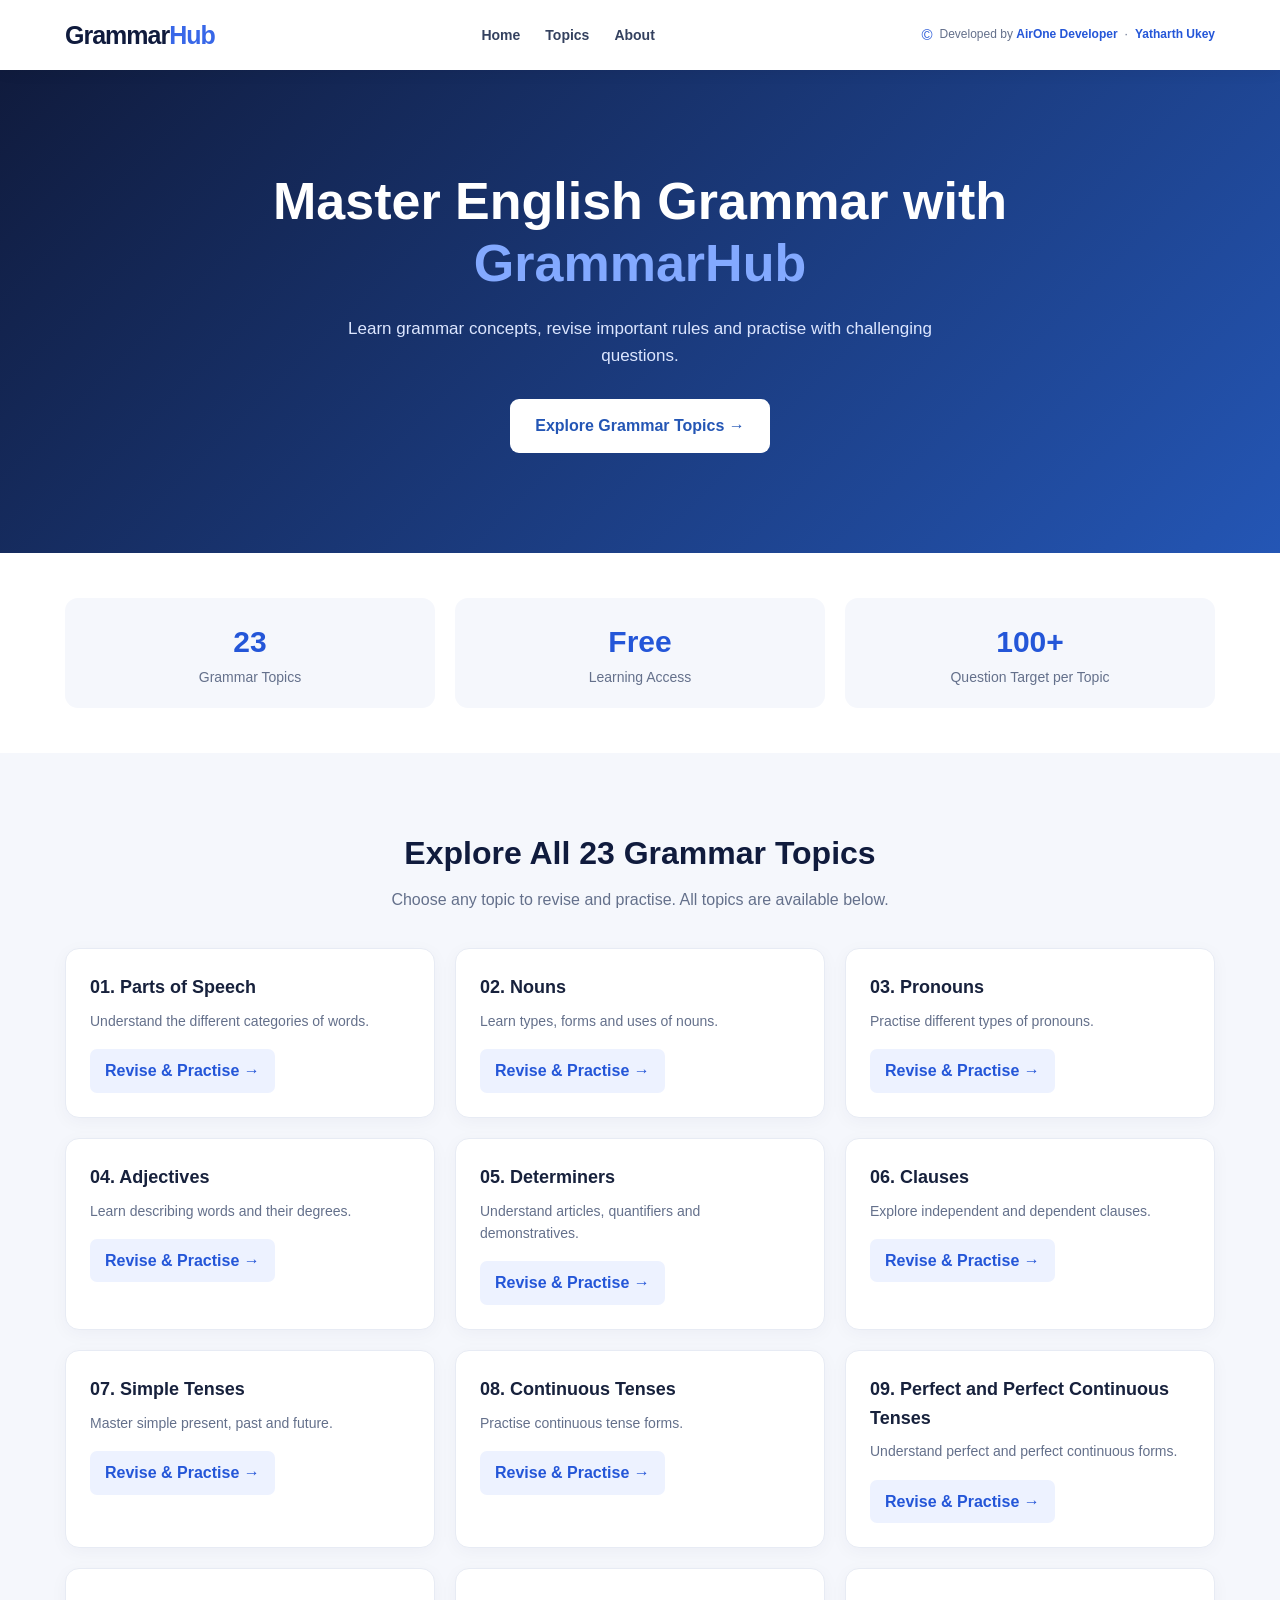
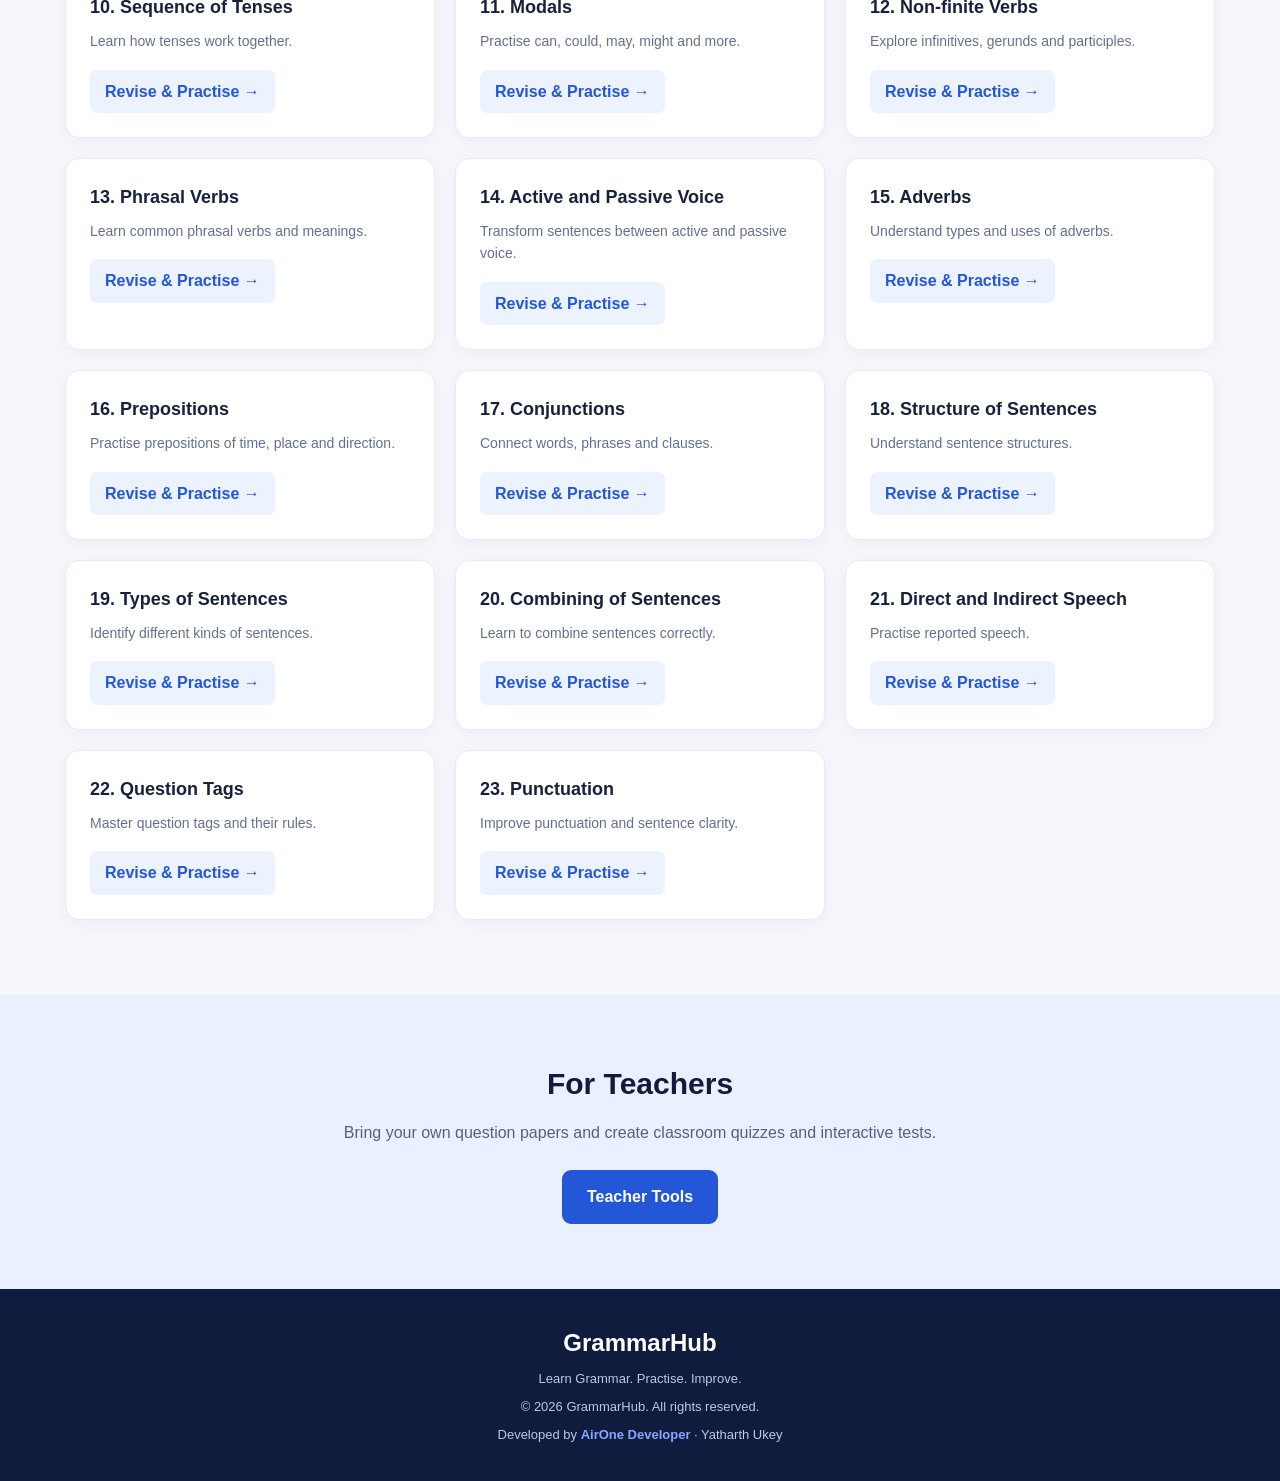
<file: index.html>
<!DOCTYPE html>
<html lang="en">
<head>
    <meta charset="UTF-8">
    <meta name="viewport" content="width=device-width, initial-scale=1.0">
    <meta name="theme-color" content="#101b3d">

    <meta name="description" content="GrammarHub - Free English Grammar Practice and Revision for students.">
    <meta name="author" content="AirOne Developer - Yatharth Ukey">

    <title>GrammarHub | English Grammar Practice</title>

    <link rel="stylesheet" href="css/style.css">

    <style>
        .developer-credit {
            display: flex;
            align-items: center;
            gap: 7px;
            font-size: 12px;
            color: #64708b;
            white-space: nowrap;
        }

        .developer-credit strong {
            color: #2456d8;
            font-weight: 700;
        }

        .developer-credit .credit-symbol {
            color: #2456d8;
            font-size: 15px;
        }

        .navbar .container {
            display: flex;
            align-items: center;
            justify-content: space-between;
            gap: 15px;
            flex-wrap: wrap;
        }

        @media(max-width: 600px) {
            .developer-credit {
                width: 100%;
                justify-content: center;
                padding-bottom: 10px;
                font-size: 11px;
            }
        }
    </style>
</head>

<body>

    <!-- NAVIGATION BAR -->

    <header class="navbar">
        <div class="container">

            <a href="index.html" class="logo">
                Grammar<span>Hub</span>
            </a>

            <nav>
                <a href="index.html">Home</a>
                <a href="#topics">Topics</a>
                <a href="#about">About</a>
            </nav>

            <div class="developer-credit">
                <span class="credit-symbol">©</span>
                <span>Developed by <strong>AirOne Developer</strong></span>
                <span>·</span>
                <strong>Yatharth Ukey</strong>
            </div>

        </div>
    </header>


    <!-- HERO SECTION -->

    <section class="hero">
        <div class="container">

            <h1>
                Master English Grammar with
                <span>GrammarHub</span>
            </h1>

            <p>
                Learn grammar concepts, revise important rules
                and practise with challenging questions.
            </p>

            <a href="#topics" class="primary-button">
                Explore Grammar Topics →
            </a>

        </div>
    </section>


    <!-- STATS SECTION -->

    <section class="stats">
        <div class="container">

            <div class="stats-grid">

                <div class="stat-card">
                    <h2>23</h2>
                    <p>Grammar Topics</p>
                </div>

                <div class="stat-card">
                    <h2>Free</h2>
                    <p>Learning Access</p>
                </div>

                <div class="stat-card">
                    <h2>100+</h2>
                    <p>Question Target per Topic</p>
                </div>

            </div>

        </div>
    </section>


    <!-- ALL 23 TOPICS -->

    <section class="topics-section" id="topics">

        <div class="container">

            <div class="section-heading">
                <h2>Explore All 23 Grammar Topics</h2>
                <p>
                    Choose any topic to revise and practise.
                    All topics are available below.
                </p>
            </div>

            <div class="topics-grid" id="topicGrid">
                <!-- All 23 topics loaded through app.js -->
            </div>

        </div>

    </section>


    <!-- TEACHER SECTION -->

    <section class="teacher-section" id="about">

        <div class="container">

            <h2>For Teachers</h2>

            <p>
                Bring your own question papers and create
                classroom quizzes and interactive tests.
            </p>

            <button id="teacherButton" class="primary-button">
                Teacher Tools
            </button>

        </div>

    </section>


    <!-- FOOTER -->

    <footer class="footer">

        <div class="container">

            <h3>GrammarHub</h3>

            <p>
                Learn Grammar. Practise. Improve.
            </p>

            <p class="footer-credit">
                © 2026 GrammarHub. All rights reserved.
            </p>

            <p class="footer-credit">
                Developed by <strong>AirOne Developer</strong>
                · Yatharth Ukey
            </p>

        </div>

    </footer>


    <!-- JAVASCRIPT -->

    <script src="js/app.js"></script>

</body>
</html>
</file>
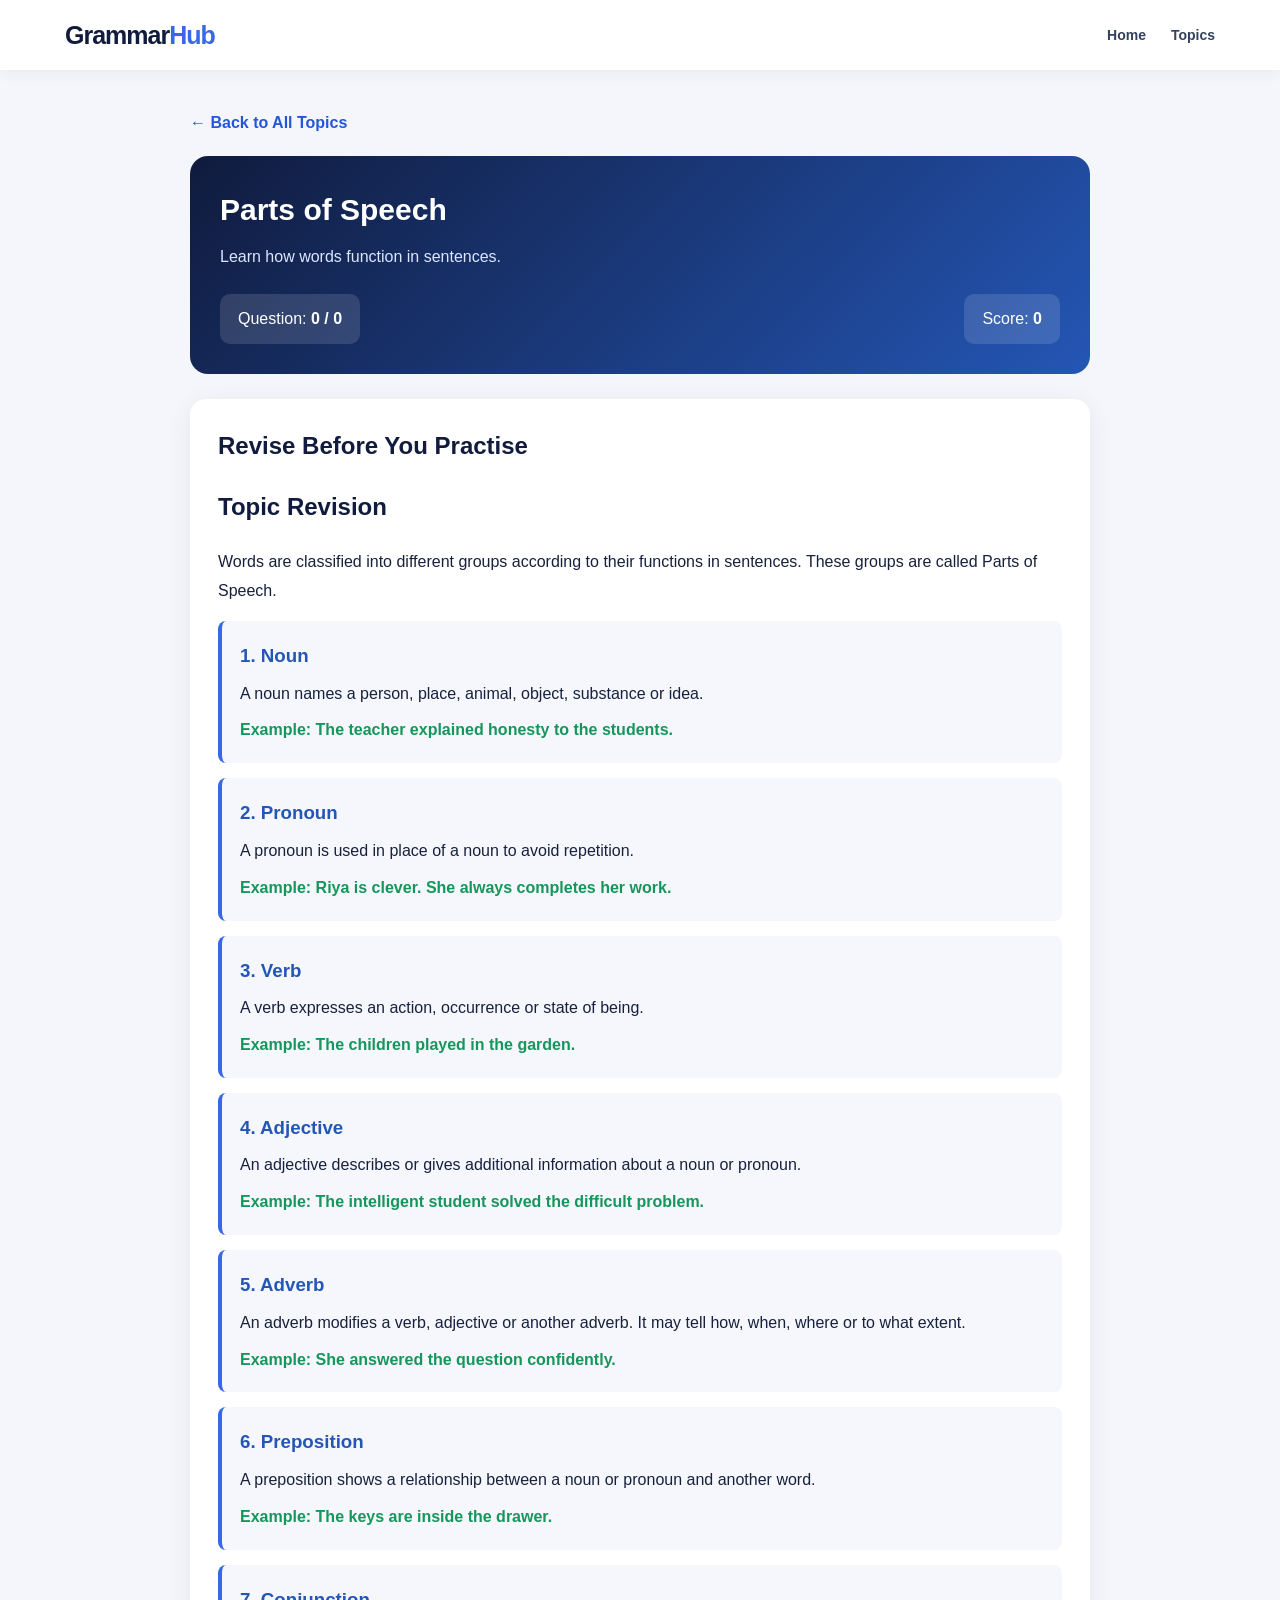
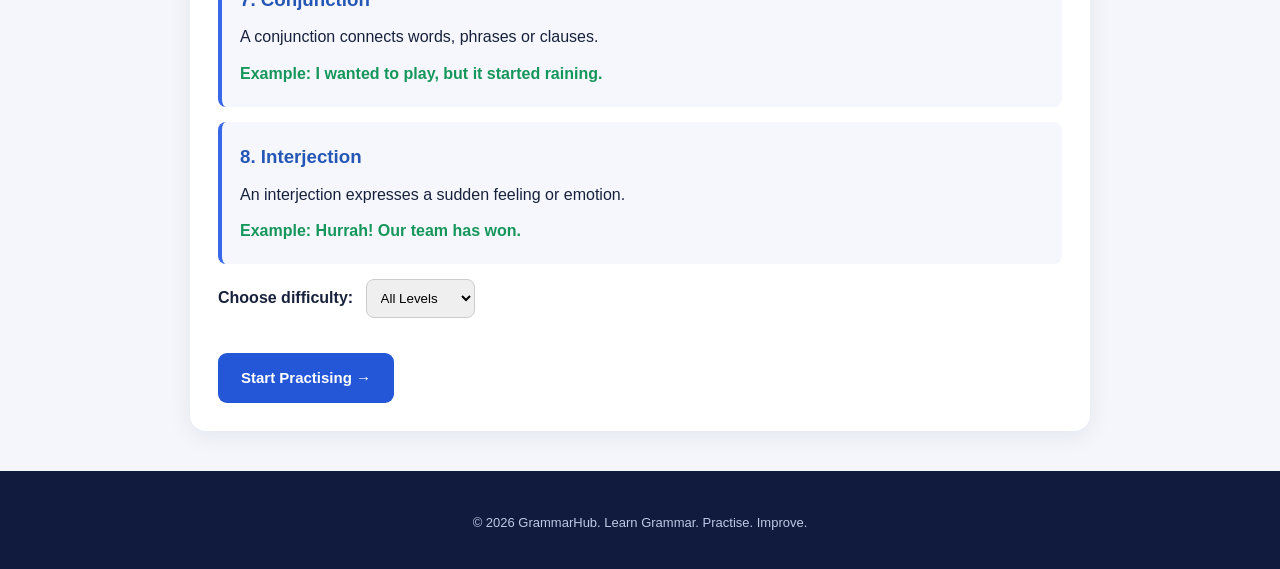
<file: practice.html>
<!DOCTYPE html>
<html lang="en">
<head>
    <meta charset="UTF-8">
    <meta name="viewport" content="width=device-width, initial-scale=1.0">
    <meta name="theme-color" content="#101b3d">

    <title>Grammar Practice | GrammarHub</title>

    <link rel="stylesheet" href="css/style.css">

    <style>
        body {
            background: #f4f6fb;
            color: #17213c;
        }

        .practice-container {
            width: min(900px, 92%);
            margin: 40px auto;
        }

        .practice-header {
            background: linear-gradient(135deg, #101b3d, #2456b5);
            color: white;
            padding: 30px;
            border-radius: 18px;
            margin-bottom: 25px;
        }

        .practice-header h1 {
            margin: 0 0 10px;
            font-size: 30px;
        }

        .practice-header p {
            margin: 0;
            color: #dce6ff;
        }

        .practice-stats {
            display: flex;
            justify-content: space-between;
            gap: 15px;
            margin-top: 25px;
            flex-wrap: wrap;
        }

        .stat {
            background: rgba(255,255,255,.13);
            padding: 12px 18px;
            border-radius: 10px;
        }

        .practice-card {
            background: white;
            padding: 28px;
            border-radius: 16px;
            box-shadow: 0 5px 25px rgba(20,35,70,.07);
            margin-bottom: 22px;
        }

        .progress-track {
            width: 100%;
            height: 9px;
            background: #e7ebf4;
            border-radius: 20px;
            overflow: hidden;
            margin: 18px 0;
        }

        .progress-fill {
            height: 100%;
            width: 0%;
            background: #3867e8;
            transition: width .3s ease;
        }

        .question-meta {
            display: flex;
            justify-content: space-between;
            gap: 10px;
            color: #64708b;
            font-size: 14px;
            flex-wrap: wrap;
        }

        #questionText {
            font-size: 21px;
            line-height: 1.6;
            margin: 25px 0;
        }

        .answer-options {
            display: grid;
            gap: 12px;
        }

        .answer-options button {
            text-align: left;
            padding: 15px 18px;
            border: 1px solid #dce2ef;
            background: white;
            border-radius: 10px;
            cursor: pointer;
            font-size: 16px;
            color: #17213c;
            transition: .2s;
        }

        .answer-options button:hover {
            border-color: #3867e8;
            background: #f3f6ff;
        }

        .answer-options button.selected {
            border: 2px solid #3867e8;
            background: #edf2ff;
        }

        .answer-options button.correct {
            border-color: #15965a;
            background: #e9f9f0;
        }

        .answer-options button.wrong {
            border-color: #dc4545;
            background: #fff0f0;
        }

        .practice-actions {
            display: flex;
            gap: 12px;
            margin-top: 25px;
            flex-wrap: wrap;
        }

        .practice-button {
            border: none;
            background: #2456d8;
            color: white;
            padding: 13px 23px;
            border-radius: 9px;
            cursor: pointer;
            font-size: 15px;
            font-weight: 600;
        }

        .practice-button:hover {
            background: #173fae;
        }

        .secondary-button {
            background: #e9edf6;
            color: #17213c;
        }

        .secondary-button:hover {
            background: #dce3f2;
        }

        .feedback {
            margin-top: 20px;
            padding: 16px;
            border-radius: 10px;
            display: none;
            line-height: 1.6;
        }

        .feedback.correct {
            display: block;
            background: #e9f9f0;
            color: #116b40;
        }

        .feedback.wrong {
            display: block;
            background: #fff0f0;
            color: #a52e2e;
        }

        #resultCard {
            display: none;
            text-align: center;
        }

        #resultCard.show {
            display: block;
        }

        .result-score {
            font-size: 48px;
            color: #2456d8;
            font-weight: 800;
            margin: 20px 0;
        }

        .back-link {
            display: inline-block;
            margin-bottom: 20px;
            color: #2456d8;
            text-decoration: none;
            font-weight: 600;
        }

        .back-link:hover {
            text-decoration: underline;
        }

        @media(max-width: 600px) {
            .practice-header {
                padding: 23px;
            }

            .practice-header h1 {
                font-size: 25px;
            }

            .practice-card {
                padding: 20px;
            }

            #questionText {
                font-size: 18px;
            }

            .practice-button {
                width: 100%;
            }
        }
    </style>
</head>

<body>

    <header class="navbar">
        <div class="container">
            <a href="index.html" class="logo">Grammar<span>Hub</span></a>

            <nav>
                <a href="index.html">Home</a>
                <a href="index.html#topics">Topics</a>
            </nav>
        </div>
    </header>

    <main class="practice-container">

        <a href="index.html" class="back-link">
            ← Back to All Topics
        </a>

        <section class="practice-header">
            <h1 id="topicTitle">Grammar Practice</h1>

            <p id="topicDescription">
                Revise the topic and test your grammar knowledge.
            </p>

            <div class="practice-stats">
                <div class="stat">
                    Question: <strong id="questionNumber">0 / 0</strong>
                </div>

                <div class="stat">
                    Score: <strong id="scoreDisplay">0</strong>
                </div>
            </div>
        </section>

        <!-- REVISION SECTION -->

        <section id="lessonSection" class="practice-card">
            <h2>Revise Before You Practise</h2>

            <div id="lessonContent">
                Loading revision notes...
            </div>

            <button
                class="practice-button"
                id="startPractice"
                type="button">
                Start Practising →
            </button>
        </section>

        <!-- QUESTION SECTION -->

        <section id="questionCard" class="practice-card">

            <div class="question-meta">
                <span id="questionNumberLabel">Question 1</span>
                <span id="difficultyLabel">Practice</span>
            </div>

            <div class="progress-track">
                <div id="progressFill" class="progress-fill"></div>
            </div>

            <h2 id="questionText">
                Your question will appear here.
            </h2>

            <div id="answerOptions" class="answer-options">
                <!-- Options are added by JavaScript -->
            </div>

            <div id="feedback" class="feedback"></div>

            <div class="practice-actions">

                <button
                    id="checkButton"
                    class="practice-button"
                    type="button">
                    Check Answer
                </button>

                <button
                    id="nextButton"
                    class="practice-button"
                    type="button"
                    style="display:none;">
                    Next Question →
                </button>

            </div>

        </section>

        <!-- RESULT SECTION -->

        <section id="resultCard" class="practice-card">

            <h2>Practice Completed!</h2>

            <p>Your final score is:</p>

            <div class="result-score" id="finalScore">
                0
            </div>

            <h3 id="resultMessage">
                Good effort!
            </h3>

            <p>
                Keep practising to improve your grammar skills.
            </p>

            <div class="practice-actions"
                 style="justify-content:center;">

                <button
                    class="practice-button"
                    onclick="location.reload()"
                    type="button">
                    Practise Again
                </button>

                <a href="index.html"
                   class="practice-button secondary-button"
                   style="text-decoration:none;">
                    Explore Topics
                </a>

            </div>

        </section>

    </main>

    <footer class="footer">
        <div class="container">
            <p>© 2026 GrammarHub. Learn Grammar. Practise. Improve.</p>
        </div>
    </footer>

    <!-- KEEP THESE SCRIPT FILES IN THIS ORDER -->

    <script src="js/lessons.js"></script>
    <script src="js/practice.js"></script>

</body>
</html>
</file>
<file: css/style.css>
/* =========================================
   GRAMMARHUB
   Developed by AirOne Developer
   Developer: Yatharth Ukey
========================================= */

/* RESET */

* {
    margin: 0;
    padding: 0;
    box-sizing: border-box;
}

html {
    scroll-behavior: smooth;
}

body {
    font-family: Arial, Helvetica, sans-serif;
    background: #f5f7fc;
    color: #17213c;
    line-height: 1.6;
}

a {
    text-decoration: none;
    color: inherit;
}

button,
input {
    font: inherit;
}

button {
    cursor: pointer;
}

/* COMMON CONTAINER */

.container {
    width: min(1150px, 92%);
    margin: auto;
}

/* =========================================
   NAVIGATION BAR
========================================= */

.navbar {
    background: #ffffff;
    padding: 15px 0;
    box-shadow: 0 2px 15px rgba(0, 0, 0, 0.06);
    position: sticky;
    top: 0;
    z-index: 1000;
}

.navbar .container {
    display: flex;
    align-items: center;
    justify-content: space-between;
    gap: 15px;
    flex-wrap: wrap;
}

.logo {
    font-size: 25px;
    font-weight: 800;
    color: #101b3d;
    letter-spacing: -1px;
}

.logo span {
    color: #3867e8;
}

.navbar nav {
    display: flex;
    align-items: center;
    gap: 25px;
}

.navbar nav a {
    color: #34415f;
    font-size: 14px;
    font-weight: 600;
    transition: 0.2s;
}

.navbar nav a:hover {
    color: #3867e8;
}

/* DEVELOPER CREDIT */

.developer-credit {
    display: flex;
    align-items: center;
    gap: 7px;
    color: #64708b;
    font-size: 12px;
    white-space: nowrap;
}

.developer-credit strong {
    color: #2456d8;
    font-weight: 700;
}

.credit-symbol {
    color: #2456d8;
    font-size: 15px;
}

/* =========================================
   HERO SECTION
========================================= */

.hero {
    background: linear-gradient(135deg, #101b3d, #2456b5);
    color: white;
    padding: 100px 0;
    text-align: center;
}

.hero h1 {
    font-size: clamp(32px, 5vw, 52px);
    line-height: 1.2;
    max-width: 850px;
    margin: 0 auto 20px;
    font-weight: 800;
}

.hero h1 span {
    color: #83a9ff;
}

.hero p {
    max-width: 650px;
    margin: 0 auto 30px;
    font-size: 17px;
    color: #dce6ff;
}

/* BUTTONS */

.primary-button {
    display: inline-block;
    background: #ffffff;
    color: #2456b5;
    border: none;
    padding: 14px 25px;
    border-radius: 9px;
    font-weight: 700;
    transition: 0.25s;
}

.primary-button:hover {
    background: #e9efff;
    transform: translateY(-2px);
}

/* =========================================
   STATS SECTION
========================================= */

.stats {
    padding: 45px 0;
    background: white;
}

.stats-grid {
    display: grid;
    grid-template-columns: repeat(3, 1fr);
    gap: 20px;
}

.stat-card {
    text-align: center;
    padding: 20px;
    background: #f5f7fc;
    border-radius: 13px;
}

.stat-card h2 {
    font-size: 30px;
    color: #2456d8;
}

.stat-card p {
    color: #64708b;
    font-size: 14px;
}

/* =========================================
   ALL GRAMMAR TOPICS
========================================= */

.topics-section {
    padding: 75px 0;
}

.section-heading {
    text-align: center;
    margin-bottom: 35px;
}

.section-heading h2 {
    font-size: 32px;
    color: #101b3d;
    margin-bottom: 8px;
}

.section-heading p {
    color: #64708b;
}

/* TOPIC GRID */

.topics-grid {
    display: grid;
    grid-template-columns: repeat(3, minmax(0, 1fr));
    gap: 20px;
}

/* TOPIC CARD */

.topic-card {
    background: white;
    padding: 24px;
    border-radius: 14px;
    border: 1px solid #e7ebf4;
    box-shadow: 0 4px 18px rgba(20, 35, 70, 0.04);
    transition: 0.25s;
    cursor: pointer;
}

.topic-card:hover {
    transform: translateY(-5px);
    border-color: #b6c8ff;
    box-shadow: 0 10px 25px rgba(20, 35, 70, 0.09);
}

.topic-card h3 {
    font-size: 18px;
    color: #17213c;
    margin-bottom: 8px;
}

.topic-card p {
    font-size: 14px;
    color: #64708b;
}

.topic-card button {
    margin-top: 17px;
    border: none;
    background: #edf2ff;
    color: #2456d8;
    padding: 9px 15px;
    border-radius: 7px;
    font-weight: 700;
}

.topic-card button:hover {
    background: #dce6ff;
}

/* =========================================
   TEACHER SECTION
========================================= */

.teacher-section {
    padding: 65px 0;
    text-align: center;
    background: #eaf0ff;
}

.teacher-section h2 {
    font-size: 30px;
    color: #101b3d;
    margin-bottom: 12px;
}

.teacher-section p {
    color: #52617f;
    max-width: 600px;
    margin: 0 auto 25px;
}

.teacher-section .primary-button {
    background: #2456d8;
    color: white;
}

.teacher-section .primary-button:hover {
    background: #173fae;
}

/* =========================================
   FOOTER
========================================= */

.footer {
    background: #101b3d;
    color: white;
    text-align: center;
    padding: 35px 0;
}

.footer h3 {
    font-size: 24px;
    margin-bottom: 5px;
}

.footer p {
    color: #bdc9e5;
    font-size: 13px;
    margin-top: 7px;
}

.footer-credit strong {
    color: #83a9ff;
}

/* =========================================
   PRACTICE PAGE
========================================= */

.practice-container {
    width: min(900px, 92%);
    margin: 40px auto;
}

.practice-header {
    background: linear-gradient(135deg, #101b3d, #2456b5);
    color: white;
    padding: 30px;
    border-radius: 18px;
    margin-bottom: 25px;
}

.practice-header h1 {
    font-size: 30px;
    margin-bottom: 10px;
}

.practice-header p {
    color: #dce6ff;
}

.practice-stats {
    display: flex;
    justify-content: space-between;
    gap: 15px;
    margin-top: 25px;
    flex-wrap: wrap;
}

.stat {
    background: rgba(255, 255, 255, 0.13);
    padding: 12px 18px;
    border-radius: 10px;
}

.practice-card {
    background: white;
    padding: 28px;
    border-radius: 16px;
    box-shadow: 0 5px 25px rgba(20, 35, 70, 0.07);
    margin-bottom: 22px;
}

.back-link {
    display: inline-block;
    margin-bottom: 20px;
    color: #2456d8;
    font-weight: 600;
}

.back-link:hover {
    text-decoration: underline;
}

/* PROGRESS BAR */

.progress-track {
    width: 100%;
    height: 9px;
    background: #e7ebf4;
    border-radius: 20px;
    overflow: hidden;
    margin: 18px 0;
}

.progress-fill {
    height: 100%;
    width: 0%;
    background: #3867e8;
    transition: width 0.3s ease;
}

/* QUESTION */

.question-meta {
    display: flex;
    justify-content: space-between;
    gap: 10px;
    color: #64708b;
    font-size: 14px;
    flex-wrap: wrap;
}

#questionText {
    font-size: 21px;
    line-height: 1.6;
    margin: 25px 0;
}

/* ANSWER OPTIONS */

.answer-options {
    display: grid;
    gap: 12px;
}

.answer-options button {
    text-align: left;
    padding: 15px 18px;
    border: 1px solid #dce2ef;
    background: white;
    border-radius: 10px;
    cursor: pointer;
    font-size: 16px;
    color: #17213c;
    transition: 0.2s;
}

.answer-options button:hover {
    border-color: #3867e8;
    background: #f3f6ff;
}

.answer-options button.selected {
    border: 2px solid #3867e8;
    background: #edf2ff;
}

.answer-options button.correct {
    border-color: #15965a;
    background: #e9f9f0;
}

.answer-options button.wrong {
    border-color: #dc4545;
    background: #fff0f0;
}

/* PRACTICE BUTTONS */

.practice-actions {
    display: flex;
    gap: 12px;
    margin-top: 25px;
    flex-wrap: wrap;
}

.practice-button {
    border: none;
    background: #2456d8;
    color: white;
    padding: 13px 23px;
    border-radius: 9px;
    cursor: pointer;
    font-size: 15px;
    font-weight: 600;
    transition: 0.2s;
}

.practice-button:hover {
    background: #173fae;
    transform: translateY(-1px);
}

.secondary-button {
    background: #e9edf6;
    color: #17213c;
}

.secondary-button:hover {
    background: #dce3f2;
}

/* FEEDBACK */

.feedback {
    margin-top: 20px;
    padding: 16px;
    border-radius: 10px;
    display: none;
    line-height: 1.6;
}

.feedback.correct {
    display: block;
    background: #e9f9f0;
    color: #116b40;
}

.feedback.wrong {
    display: block;
    background: #fff0f0;
    color: #a52e2e;
}

/* RESULTS */

#resultCard {
    display: none;
    text-align: center;
}

#resultCard.show {
    display: block;
}

.result-score {
    font-size: 48px;
    color: #2456d8;
    font-weight: 800;
    margin: 20px 0;
}

/* =========================================
   REVISION NOTES
========================================= */

.lesson-content {
    line-height: 1.8;
}

.lesson-rule {
    padding: 18px;
    margin: 15px 0;
    background: #f5f7fc;
    border-left: 4px solid #3867e8;
    border-radius: 8px;
}

.lesson-rule h3 {
    color: #2456b5;
    margin-bottom: 7px;
}

.lesson-example {
    margin-top: 8px;
    color: #15965a;
    font-weight: 600;
}

#lessonSection h2 {
    margin-bottom: 20px;
    color: #101b3d;
}

#startPractice {
    margin-top: 20px;
}

/* =========================================
   RESPONSIVE DESIGN
========================================= */

@media (max-width: 900px) {

    .topics-grid {
        grid-template-columns: repeat(2, minmax(0, 1fr));
    }

    .hero {
        padding: 75px 0;
    }

}

@media (max-width: 600px) {

    .navbar .container {
        justify-content: center;
    }

    .navbar nav {
        width: 100%;
        justify-content: center;
        gap: 20px;
    }

    .developer-credit {
        width: 100%;
        justify-content: center;
        padding-bottom: 5px;
        font-size: 11px;
    }

    .hero {
        padding: 65px 0;
    }

    .hero p {
        font-size: 15px;
    }

    .stats-grid {
        grid-template-columns: 1fr;
    }

    .topics-grid {
        grid-template-columns: 1fr;
    }

    .section-heading h2 {
        font-size: 26px;
    }

    .practice-header {
        padding: 23px;
    }

    .practice-header h1 {
        font-size: 25px;
    }

    .practice-card {
        padding: 20px;
    }

    #questionText {
        font-size: 18px;
    }

    .practice-button {
        width: 100%;
    }

    .practice-actions {
        flex-direction: column;
    }

}

/* CLEAR ANSWER FEEDBACK */

.answer-option.correct {
    background: #dcfce7 !important;
    border: 2px solid #16a34a !important;
    color: #14532d !important;
    font-weight: 700;
}

.answer-option.incorrect {
    background: #fee2e2 !important;
    border: 2px solid #dc2626 !important;
    color: #991b1b !important;
    font-weight: 700;
}

.answer-result {
    padding: 18px;
    margin-top: 15px;
    border-radius: 12px;
    border: 2px solid;
}

.success-result {
    background: #f0fdf4;
    border-color: #16a34a;
    color: #166534;
}

.error-result {
    background: #fef2f2;
    border-color: #dc2626;
    color: #991b1b;
}

.result-heading {
    font-size: 19px;
    font-weight: 800;
    margin-bottom: 10px;
}

.explanation-box,
.correct-answer-box {
    background: rgba(255,255,255,0.85);
    padding: 12px;
    margin-top: 12px;
    border-radius: 8px;
    color: #1e293b;
}

.explanation-box p,
.correct-answer-box p {
    margin: 6px 0 0;
    line-height: 1.6;
}
</file>
